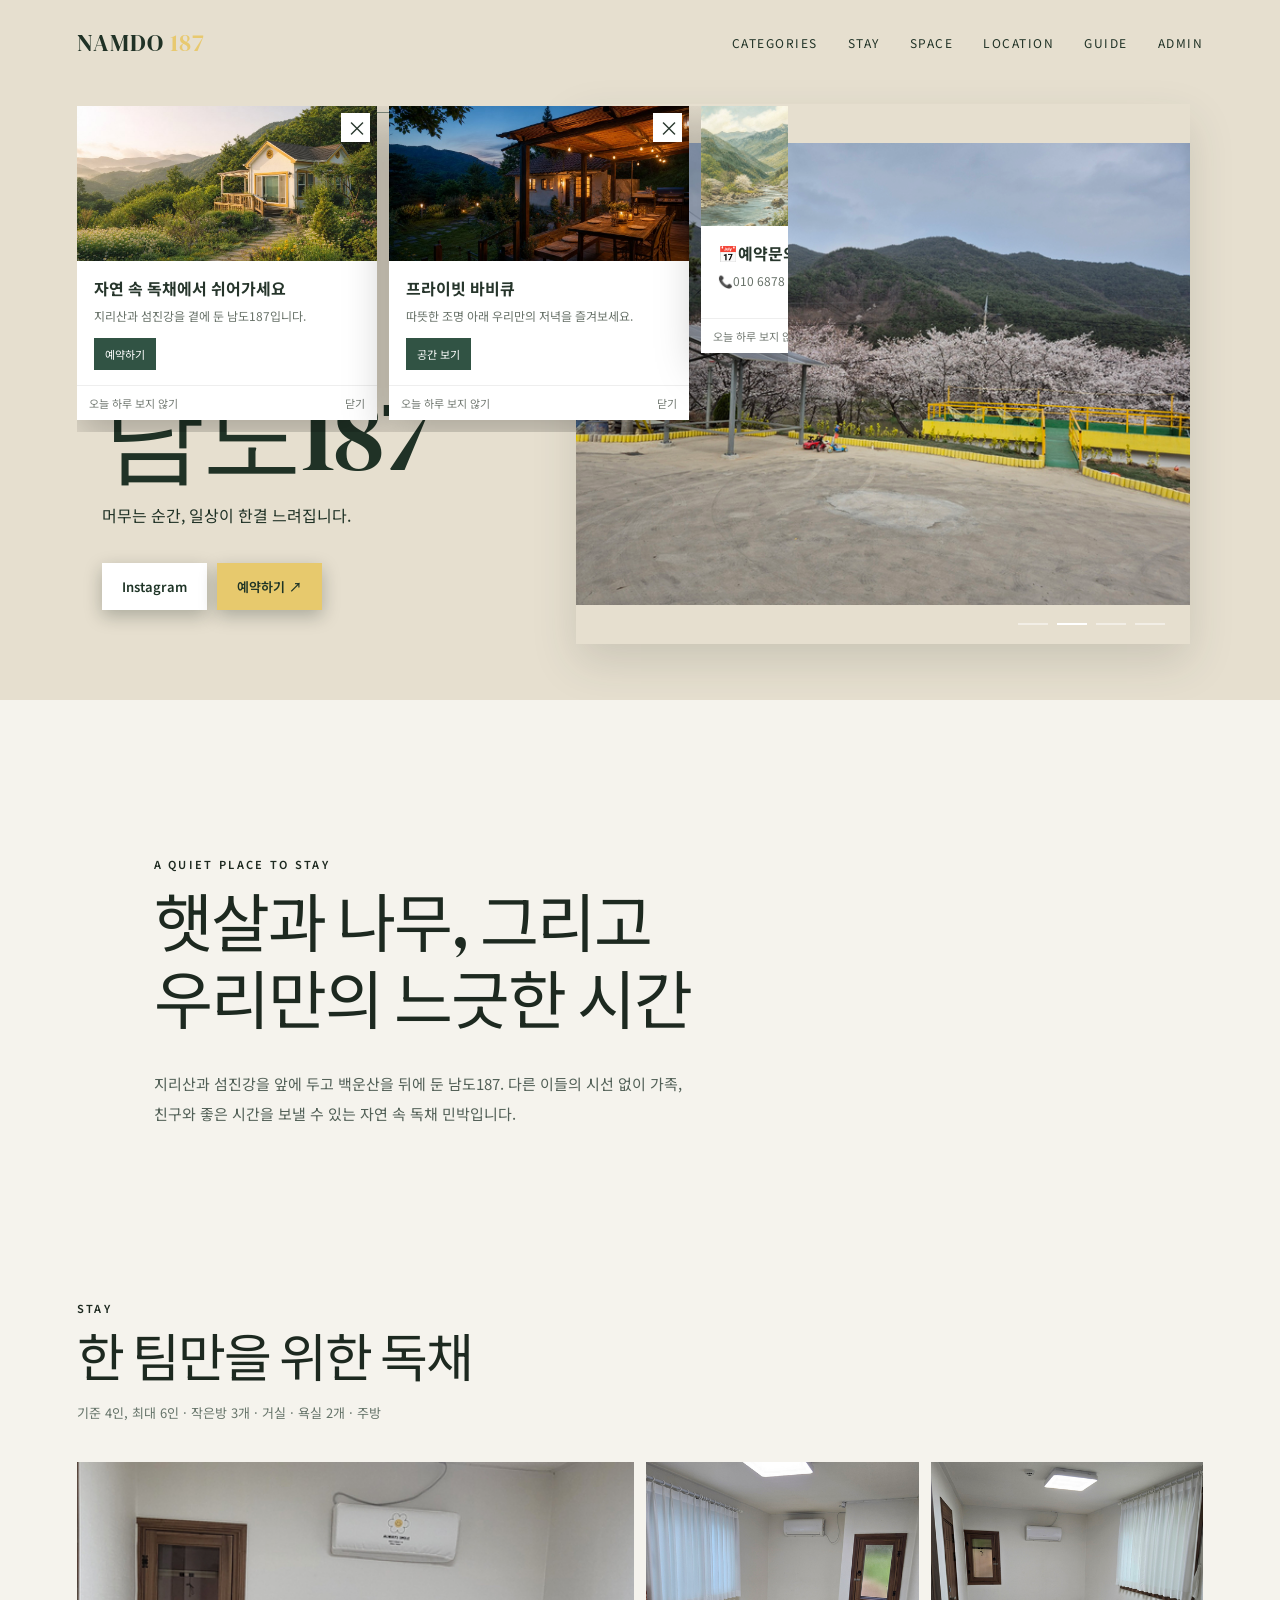
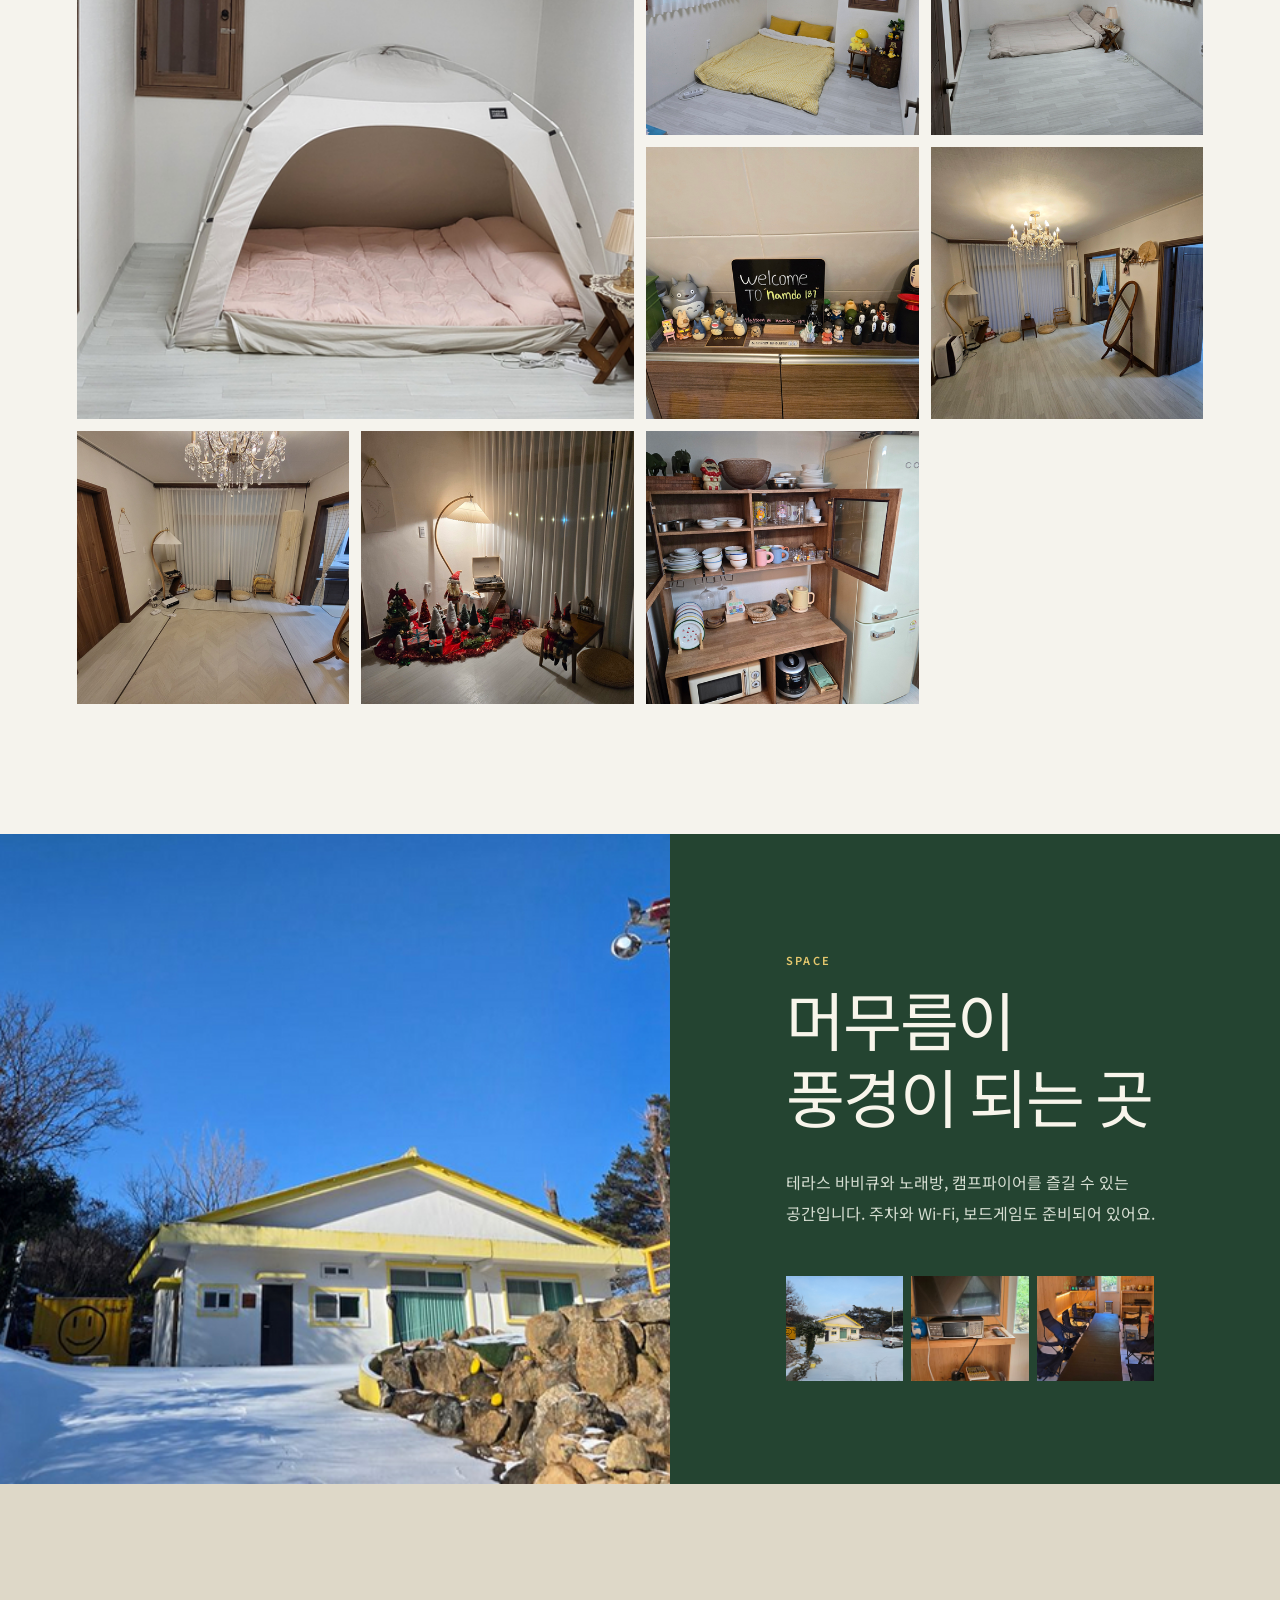
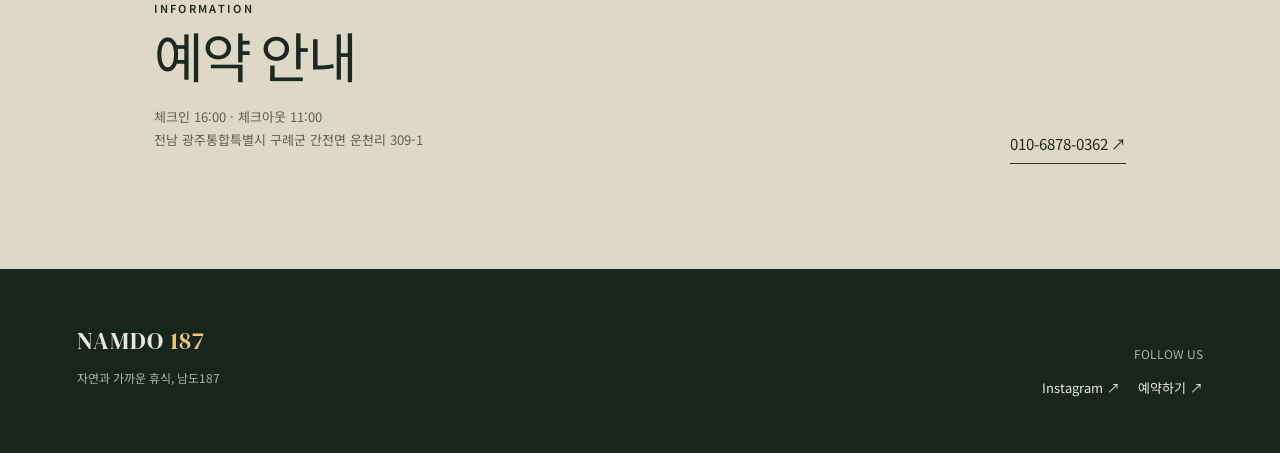
<file: index.html>
<!doctype html>
<html lang="ko">
<head>
  <meta charset="utf-8"><meta name="viewport" content="width=device-width,initial-scale=1">
  <title>남도187 | 구례 지리산 독채 펜션</title>
  <meta name="description" content="전남 구례 지리산과 섬진강 인근 프라이빗 독채 펜션. 바비큐, 노래방, 캠프파이어, 가족모임, 감성숙소 남도187">
  <meta name="keywords" content="구례펜션, 지리산펜션, 구례독채, 섬진강숙소, 화개장터펜션, 구례가족펜션, 구례감성숙소, 남도187">
  <meta name="robots" content="index,follow">
  <meta name="naver-site-verification" content="825c90c27bb3fd767523463f4cbb3f20a6d10c34">
  <link rel="canonical" href="https://iamch094-jpg.github.io/">
  <meta property="og:type" content="website">
  <meta property="og:title" content="남도187 | 구례 지리산 독채 펜션">
  <meta property="og:description" content="지리산과 섬진강을 곁에 둔 전남 구례 프라이빗 독채 펜션">
  <meta property="og:url" content="https://iamch094-jpg.github.io/">
  <meta property="og:site_name" content="남도187">
  <meta property="og:locale" content="ko_KR">
  <meta property="og:image" content="https://iamch094-jpg.github.io/images/ai-popup-cottage.jpg">
  <script type="application/ld+json">
  {
    "@context": "https://schema.org",
    "@type": "LodgingBusiness",
    "name": "남도187",
    "description": "지리산과 섬진강 인근 전남 구례 프라이빗 독채 펜션",
    "url": "https://iamch094-jpg.github.io/",
    "image": "https://iamch094-jpg.github.io/images/ai-popup-cottage.jpg",
    "telephone": "+82-10-6878-0362",
    "address": {
      "@type": "PostalAddress",
      "streetAddress": "간전면 운천리 309-1",
      "addressLocality": "구례군",
      "addressRegion": "전라남도",
      "addressCountry": "KR"
    },
    "sameAs": ["https://www.instagram.com/namdo._.187"]
  }
  </script>
  <style>
    @import url('https://fonts.googleapis.com/css2?family=DM+Serif+Display&family=Noto+Sans+KR:wght@400;500;600&display=swap');
    *{box-sizing:border-box}html{scroll-behavior:smooth}body{margin:0;background:#f5f3ed;color:#1d2920;font-family:'Noto Sans KR',sans-serif;word-break:keep-all}a{text-decoration:none;color:inherit}button{font:inherit;cursor:pointer}.hero{height:650px;padding:110px 6vw 45px;background:#203c2c;position:relative;overflow:hidden;color:#fff}.hero img{position:absolute;inset:110px 7vw 45px;width:86vw;height:495px;object-fit:contain;opacity:0;transition:opacity 1.2s;filter:brightness(.83)}.hero img.active{opacity:1}header{height:84px;display:flex;align-items:center;justify-content:space-between;position:absolute;z-index:2;top:0;width:100%;padding:0 6vw}.brand{font:24px 'DM Serif Display',serif;letter-spacing:1px}.brand b{color:#e8c96f;font-weight:400}nav{display:flex;gap:30px;font-size:12px;letter-spacing:1.5px}.hero-copy{position:absolute;z-index:1;left:11vw;bottom:13%}.eyebrow{font-size:11px;letter-spacing:2.3px;font-weight:600}.hero h1{font:clamp(72px,11vw,140px)/.85 'DM Serif Display',serif;letter-spacing:-5px;margin:13px 0 23px;text-shadow:0 2px 18px #16251dcc}.hero em{font-style:normal;text-shadow:0 1px 10px #16251dcc}.dots{position:absolute;bottom:52px;right:6vw;z-index:1;display:flex;gap:9px}.dots button{width:30px;height:2px;padding:0;border:0;background:#fff7}.dots button.on{background:#fff}.quick-actions{position:absolute;z-index:2;right:8vw;bottom:65px;display:flex;gap:10px}.quick-actions a{background:#fff;color:#1e3426;padding:14px 20px;font-size:13px;font-weight:600;box-shadow:0 6px 18px #0d1b1244}.quick-actions a:last-child{background:#e7c96d}.popup{position:fixed;z-index:10;top:25px;right:25px;width:260px;background:#fff;color:#203428;padding:25px 22px;box-shadow:0 14px 35px #0003;font-size:13px}.popup strong{display:block;font-size:15px;margin:9px 0}.popup p{line-height:1.7;margin:0}.popup button{position:absolute;right:8px;top:5px;border:0;background:transparent;font-size:20px}.intro{max-width:960px;padding:145px 12vw}.intro h2,.head h2,.space h2,.guide h2{font:clamp(38px,5vw,65px)/1.2 'DM Serif Display','Noto Sans KR',serif;font-weight:400;letter-spacing:-2px;margin:15px 0 28px}.lead{max-width:560px;line-height:2;color:#526057;font-size:15px}.stay{padding:0 6vw 130px}.head{margin-bottom:40px}.head h2{font-size:52px;margin:12px 0}.head p:last-child{font-size:13px;color:#67756b}.grid{display:grid;grid-template-columns:repeat(4,1fr);gap:12px}.grid button{border:0;padding:0;overflow:hidden;aspect-ratio:1;background:#ddd}.grid button:first-child{grid-column:span 2;grid-row:span 2}.grid img{width:100%;height:100%;object-fit:cover;transition:transform .5s}.grid button:hover img{transform:scale(1.06)}.space{display:grid;grid-template-columns:1.1fr 1fr;background:#244431;color:#f8f5eb}.space>img{width:100%;height:650px;object-fit:cover}.space-copy{padding:105px 9vw 65px}.space-copy .eyebrow{color:#e5c86e}.space-copy p{line-height:1.9;color:#d5ddd1}.mini{display:flex;gap:8px;margin-top:48px}.mini img{width:31%;height:105px;object-fit:cover}.guide{padding:105px 12vw;background:#ded8c8;display:flex;justify-content:space-between;align-items:end}.guide h2{font-size:54px;margin:11px 0}.guide p:last-child{font-size:13px;color:#596058;line-height:1.8}.call{border-bottom:1px solid #263229;padding-bottom:9px;font-size:15px}footer{display:flex;justify-content:space-between;align-items:end;background:#18251d;color:#e9e7dc;padding:55px 6vw}footer p{font-size:12px;color:#aab3a7}.social{text-align:right}.social a{font-size:13px;margin-left:18px}.lightbox{position:fixed;inset:0;z-index:5;background:#000d;display:none;place-items:center;padding:5vh}.lightbox.show{display:grid}.lightbox img{max-height:90vh;max-width:100%;object-fit:contain}.lightbox button{position:absolute;right:25px;top:17px;color:#fff;background:0;border:0;font-size:35px}@media(max-width:700px){header{height:68px;padding:0 24px}nav{gap:11px;font-size:9px}.hero{height:570px;padding:90px 0 30px}.hero img{inset:100px 5vw 45px;width:90vw;height:385px}.hero-copy{left:8vw;bottom:22%}.hero h1{font-size:82px}.quick-actions{right:auto;left:8vw;bottom:43px}.quick-actions a{padding:12px 14px;font-size:12px}.popup{top:78px;right:14px;width:230px}.intro{padding:95px 8vw}.stay{padding:0 4vw 80px}.grid{grid-template-columns:repeat(2,1fr);gap:7px}.space{grid-template-columns:1fr}.space>img{height:390px}.space-copy{padding:70px 9vw}.guide{display:block;padding:75px 8vw}.call{display:inline-block;margin-top:25px}footer{display:block;padding:42px 7vw}.social{text-align:left;margin-top:30px}.social a{margin:0 18px 0 0}}
  </style>
<style>
  .hero{height:700px!important;background:#e6dfcf!important;color:#203226!important;padding:0!important}
  .hero img{inset:104px 7vw 55px auto!important;width:48vw!important;height:540px!important;filter:brightness(.95)!important;box-shadow:0 18px 42px #26332625}
  header{color:#203226!important}.hero-copy{left:8vw!important;bottom:170px!important;width:38vw}.hero h1{font-size:clamp(58px,8vw,108px)!important;letter-spacing:-3px!important;text-shadow:none!important}.hero em{line-height:1.8;text-shadow:none!important}.quick-actions{left:8vw!important;right:auto!important;bottom:90px!important}.dots{right:9vw!important;bottom:75px!important}.hero-note{position:absolute;z-index:2;top:112px;left:8vw;width:30vw;font-size:11px;letter-spacing:1.8px;line-height:1.8;color:#667164;border-top:1px solid #7d897c;padding-top:12px}.hero-note b{display:block;color:#203226;font:24px 'DM Serif Display','Noto Sans KR',serif;letter-spacing:0;margin-bottom:3px}.popup{top:106px!important;left:6vw!important;right:auto!important}.popup .today{border:0;background:none;padding:0;margin-top:13px;color:#6f7b70;font-size:11px;text-decoration:underline}@media(max-width:700px){.hero{height:610px!important}.hero img{top:118px!important;right:5vw!important;width:55vw!important;height:350px!important}.hero-copy{left:7vw!important;bottom:105px!important;width:46vw}.hero h1{font-size:58px!important}.hero-note{top:88px;left:7vw;width:42vw;font-size:9px}.quick-actions{left:7vw!important;bottom:42px!important}.dots{right:7vw!important;bottom:49px!important}.popup{top:78px!important;left:14px!important}.popup .today{font-size:10px}}
  .popup-host{position:fixed;z-index:20;top:106px;left:6vw;display:flex;gap:12px;align-items:flex-start;max-width:88vw;overflow-x:auto;padding:0 0 12px}.home-popup{flex:0 0 300px;background:#fff;color:#26352b;box-shadow:0 16px 42px #0004;position:relative}.home-popup.small{flex-basis:220px}.home-popup.medium{flex-basis:300px}.home-popup.large{flex-basis:410px}.home-popup>img{display:block;width:100%;height:155px;object-fit:cover}.home-popup.small>img{height:120px}.home-popup.medium>img{height:155px}.home-popup.large>img{height:215px}.home-popup-body{padding:15px 17px}.home-popup-body strong{display:block;font-size:16px;margin-bottom:6px}.home-popup-body p{margin:0 0 12px;font-size:12px;line-height:1.7;color:#687269}.home-popup.large .home-popup-body strong{font-size:19px}.home-popup-body a{display:inline-block;background:#315344;color:#fff;padding:8px 11px;font-size:11px}.home-popup-close{position:absolute;right:7px;top:7px;width:29px;height:29px;border:0;background:#fff;color:#26352b;font-size:20px;line-height:1;z-index:1}.home-popup-foot{border-top:1px solid #eee;display:flex;justify-content:space-between;padding:9px 12px;font-size:11px;color:#747b74}.home-popup-foot button{border:0;background:none;color:inherit;padding:0;font-size:11px}@media(max-width:700px){.popup-host{top:78px;left:14px;max-width:calc(100vw - 28px)}.home-popup.small{flex-basis:205px}.home-popup.medium{flex-basis:245px}.home-popup.large{flex-basis:300px}.home-popup.small>img{height:108px}.home-popup.medium>img{height:125px}.home-popup.large>img{height:165px}}
  body{overflow-x:hidden}.mobile-menu{display:none;border:1px solid #203226;background:#fff;color:#203226;padding:8px 11px;font-size:11px;letter-spacing:1px}
  @media(max-width:760px){header{height:68px!important;padding:0 20px!important}.mobile-menu{display:block;position:relative;z-index:3}header nav{display:none!important;position:absolute;top:62px;left:16px;right:16px;background:#203226;color:#fff;padding:16px;box-shadow:0 12px 30px #0003;flex-direction:column;align-items:stretch;gap:0!important}header nav.open{display:flex!important}header nav a{display:block;padding:11px 8px;border-bottom:1px solid #ffffff26;font-size:11px}.hero{height:680px!important}.hero img{top:96px!important;right:5vw!important;width:90vw!important;height:320px!important}.hero-note{display:none!important}.hero-copy{left:7vw!important;bottom:125px!important;width:86vw!important}.hero h1{font-size:54px!important}.quick-actions{left:7vw!important;bottom:43px!important}.quick-actions a{padding:12px 14px!important}.dots{right:7vw!important;bottom:49px!important}.intro{padding:80px 7vw!important}.room-grid,.grid{grid-template-columns:repeat(2,minmax(0,1fr))!important}.guide{padding:65px 7vw!important}.popup-host{max-width:calc(100vw - 28px)!important}.home-popup.large{flex-basis:min(300px,calc(100vw - 42px))!important}}
</style></head>
<body>
  <div class="popup-host" id="popupHost" aria-live="polite"></div>
  <section class="hero" id="top">
    <img src="images/exterior-01.jpg" class="active" alt="남도187 외관"><img src="images/exterior-02.jpg" alt="남도187 풍경"><img src="images/exterior-04.jpg" alt="남도187 외관"><img src="images/exterior-09.jpg" alt="남도187 외관">
    <header><a class="brand" href="#top">NAMDO <b>187</b></a><button class="mobile-menu" type="button" aria-label="메뉴 열기" aria-expanded="false">MENU</button><nav><a href="categories.html">CATEGORIES</a><a href="#stay">STAY</a><a href="#space">SPACE</a><a href="location.html">LOCATION</a><a href="#guide">GUIDE</a><a href="admin.html">ADMIN</a></nav></header>
    <div class="hero-note"><b>PRIVATE HOUSE STAY</b>지리산과 섬진강을 앞에 두고<br>백운산을 뒤에 둔, 한 팀만을 위한 쉼.</div><div class="hero-copy"><p class="eyebrow">REST IN THE GREEN</p><h1>남도187</h1><em>머무는 순간, 일상이 한결 느려집니다.</em></div><div class="quick-actions"><a href="https://www.instagram.com/namdo._.187" target="_blank" rel="noreferrer">Instagram</a><a href="https://booking.ddnayo.com/?accommodationId=106652" target="_blank" rel="noreferrer">예약하기 ↗</a></div><div class="dots"></div>
  </section>
  <section class="intro"><p class="eyebrow">A QUIET PLACE TO STAY</p><h2>햇살과 나무, 그리고<br>우리만의 느긋한 시간</h2><p class="lead">지리산과 섬진강을 앞에 두고 백운산을 뒤에 둔 남도187. 다른 이들의 시선 없이 가족, 친구와 좋은 시간을 보낼 수 있는 자연 속 독채 민박입니다.</p></section>
  <section class="stay" id="stay"><div class="head"><p class="eyebrow">STAY</p><h2>한 팀만을 위한 독채</h2><p>기준 4인, 최대 6인 · 작은방 3개 · 거실 · 욕실 2개 · 주방</p></div><div class="grid">
    <button><img src="images/1784091966416EDcisw9vhcFYEVqOu87.jpg" alt="남도187 객실"></button><button><img src="images/1784091977396NwtsdalVJvIAydZhX8y.jpg" alt="남도187 객실"></button><button><img src="images/1784091977602bdfB5RY42FQVFJ9qvtE.jpg" alt="남도187 객실"></button><button><img src="images/17840919794480qQ7K8nSnK1GvT6TC2F.jpg" alt="남도187 객실"></button><button><img src="images/1784091979524JDp4YwHPaCRFed4fC9D.jpg" alt="남도187 객실"></button><button><img src="images/1784091980334wqnUEhGrhEyhb5Jciz8.jpg" alt="남도187 객실"></button><button><img src="images/1784091980471cGPNAbERw4Rb2mqcfBU.jpg" alt="남도187 객실"></button><button><img src="images/1784091981133j2K8mLqkpd3343VXgXd.jpg" alt="남도187 객실"></button>
  </div></section>
  <section class="space" id="space"><img src="images/exterior-19.jpg" alt="남도187 야외 공간"><div class="space-copy"><p class="eyebrow">SPACE</p><h2>머무름이<br>풍경이 되는 곳</h2><p>테라스 바비큐와 노래방, 캠프파이어를 즐길 수 있는 공간입니다. 주차와 Wi-Fi, 보드게임도 준비되어 있어요.</p><div class="mini"><img src="images/exterior-13.jpg" alt="부대시설"><img src="images/exterior-16.jpg" alt="부대시설"><img src="images/exterior-17.jpg" alt="부대시설"></div></div></section>
  <section class="guide" id="guide"><div><p class="eyebrow">INFORMATION</p><h2>예약 안내</h2><p>체크인 16:00 · 체크아웃 11:00<br>전남 광주통합특별시 구례군 간전면 운천리 309-1</p></div><a class="call" href="tel:01068780362">010-6878-0362 ↗</a></section>
  <footer><div><a class="brand" href="#top">NAMDO <b>187</b></a><p>자연과 가까운 휴식, 남도187</p></div><div class="social"><p>FOLLOW US</p><a href="https://www.instagram.com/namdo._.187" target="_blank" rel="noreferrer">Instagram ↗</a><a href="https://booking.ddnayo.com/?accommodationId=106652" target="_blank" rel="noreferrer">예약하기 ↗</a></div></footer>
  <div class="lightbox"><button aria-label="닫기">×</button><img alt="확대 사진"></div>
  <script>
    const slides=[...document.querySelectorAll('.hero>img')],dots=document.querySelector('.dots');let n=0;slides.forEach((_,i)=>{let b=document.createElement('button');b.onclick=()=>show(i);dots.append(b)});const buttons=[...dots.children];function show(i){slides[n].classList.remove('active');buttons[n].classList.remove('on');n=i;slides[n].classList.add('active');buttons[n].classList.add('on')}show(0);setInterval(()=>show((n+1)%slides.length),5200);
    const box=document.querySelector('.lightbox'),big=box.querySelector('img');document.querySelectorAll('.grid img').forEach(img=>img.closest('button').onclick=()=>{big.src=img.src;box.classList.add('show')});box.onclick=()=>box.classList.remove('show');
    const menuButton=document.querySelector('.mobile-menu'),mobileNav=document.querySelector('header nav');menuButton.onclick=()=>{const open=mobileNav.classList.toggle('open');menuButton.setAttribute('aria-expanded',String(open));menuButton.textContent=open?'CLOSE':'MENU'};mobileNav.querySelectorAll('a').forEach(link=>link.onclick=()=>{mobileNav.classList.remove('open');menuButton.setAttribute('aria-expanded','false');menuButton.textContent='MENU'});
  </script>
<script src="site-loader.js"></script></body></html>
</file>
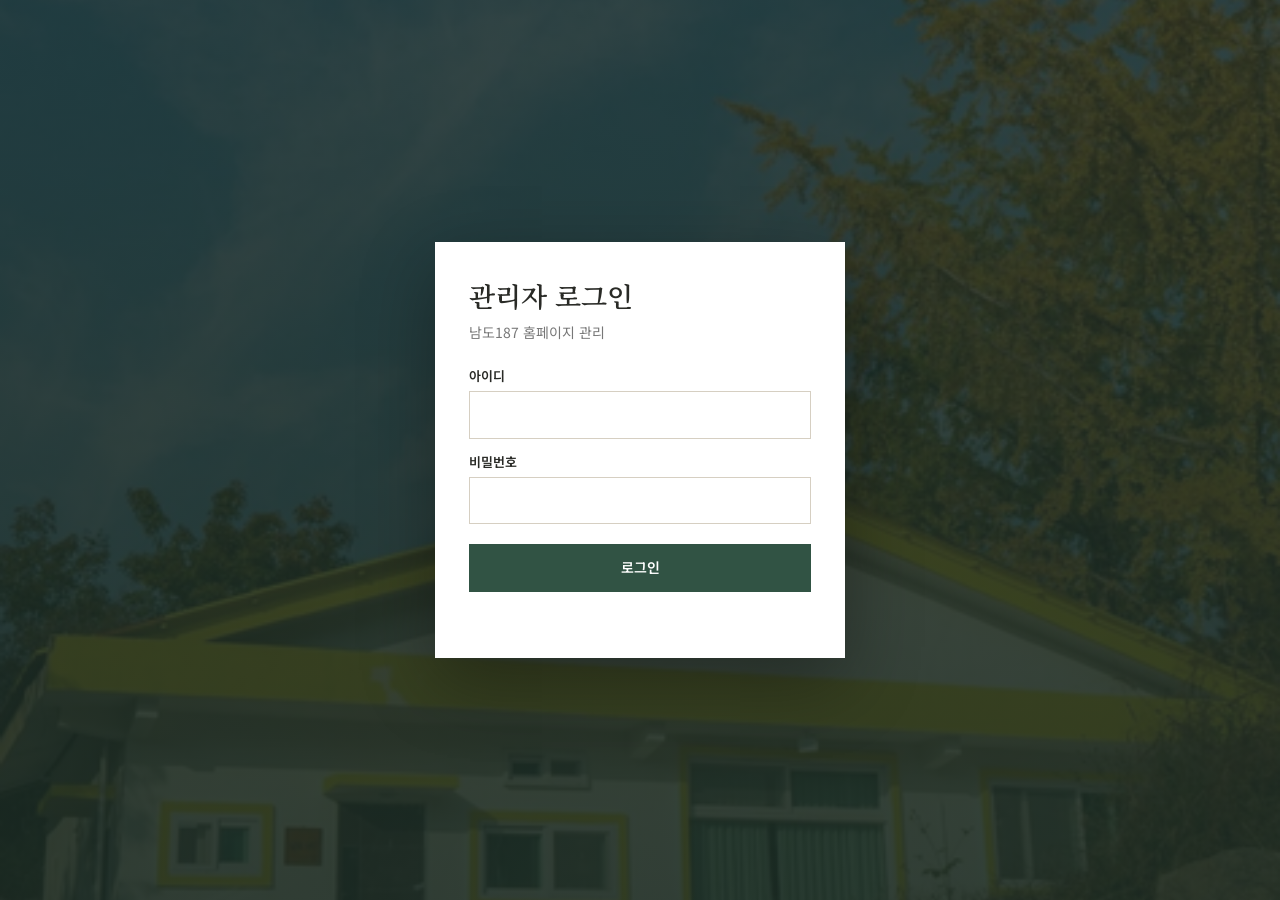
<file: admin.html>
<!doctype html>
<html lang="ko">
<head>
  <meta charset="utf-8">
  <meta name="viewport" content="width=device-width,initial-scale=1">
  <meta name="robots" content="noindex,nofollow">
  <title>남도187 · 관리자</title>
  <link rel="stylesheet" href="admin.css">
  <link rel="stylesheet" href="admin-convenience.css">
</head>
<body>
  <section class="login" id="loginView">
    <form class="login-box" id="loginForm">
      <h1>관리자 로그인</h1>
      <p>남도187 홈페이지 관리</p>
      <label for="loginId">아이디</label>
      <input id="loginId" autocomplete="username" required>
      <label for="loginPassword">비밀번호</label>
      <input id="loginPassword" type="password" autocomplete="current-password" required>
      <button type="submit">로그인</button>
      <div class="login-error" id="loginError"></div>
    </form>
  </section>

  <div id="adminView" class="hidden">
    <header class="top">
      <strong>남도187 · 관리자</strong>
      <div class="top-actions"><a href="index.html" target="_blank">홈페이지 보기</a><button id="logout">로그아웃</button></div>
    </header>
    <main class="page">
      <div class="intro">
        <div><h1>홈페이지 관리</h1><p>홈페이지 팝업과 카테고리 사진을 수정하고 GitHub에 저장하세요.</p></div>
        <button class="add" id="addPopup">＋ 새 팝업 추가</button>
      </div>
      <nav class="quick-nav"><a href="#github-section">GitHub 연결</a><a href="#popup-section">홈페이지 팝업</a><a href="#room-section">객실 사진</a><a href="#facility-section">부대시설</a></nav>

      <section class="github-box" id="github-section">
        <h2>GitHub 연결</h2>
        <p>처음 한 번만 Fine-grained token을 입력하세요. 토큰에 접근 권한이 있는 저장소 중 남도187 홈페이지를 자동으로 찾습니다. 권한은 <b>Contents: Read and write</b>로 설정합니다.</p>
        <div class="token-links"><a href="https://github.com/settings/personal-access-tokens/new" target="_blank" rel="noopener">GitHub 토큰 만들기 ↗</a></div>
        <div class="token-row"><input id="githubToken" type="password" placeholder="github_pat_..." autocomplete="off"><button id="toggleToken">보기</button><button id="rememberToken">토큰 저장</button><button id="reloadRemote">최신정보</button></div>
        <div class="status" id="githubStatus">토큰을 저장하면 홈페이지 저장소를 자동으로 찾습니다.</div>
      </section>

      <div id="popup-section"><div class="section-title"><h2>홈페이지 팝업 관리</h2><span id="popupCount"></span></div><div class="editors" id="editors"></div></div>

      <section class="media-manager" id="room-section">
        <h2>객실 사진 관리</h2>
        <p>사진을 여러 장 첨부하고, 순서를 바꾸거나 삭제할 수 있습니다.</p>
        <label class="media-upload">＋ 객실 사진 첨부<input id="roomUpload" type="file" accept="image/*" multiple></label>
        <div class="media-list" id="roomMediaList"></div>
      </section>

      <section class="media-manager" id="facility-section">
        <h2>부대시설 사진 관리</h2>
        <p>바비큐장, 노래방, 야외 공간 등 카테고리 사진을 관리합니다.</p>
        <label class="media-upload">＋ 부대시설 사진 첨부<input id="facilityUpload" type="file" accept="image/*" multiple></label>
        <div class="media-list" id="facilityMediaList"></div>
      </section>

      <section class="preview-panel">
        <h2>홈페이지 팝업 순서 미리보기</h2>
        <div class="preview-row" id="previewRow"></div>
      </section>

      <div class="guide"><b>반영 방식:</b> 임시 저장은 현재 브라우저에서 바로 확인할 수 있습니다. GitHub 저장을 누르면 사진과 설정이 저장소에 올라가며, GitHub Pages 배포 후 모든 방문자에게 반영됩니다.</div>
      <div class="savebar"><button class="local-save" id="localSave">관리자 화면에 임시 저장</button><button class="github-save" id="githubSave">GitHub에 저장하고 반영</button></div>
    </main>
  </div>
  <script src="admin.js"></script>
</body>
</html>
</file>
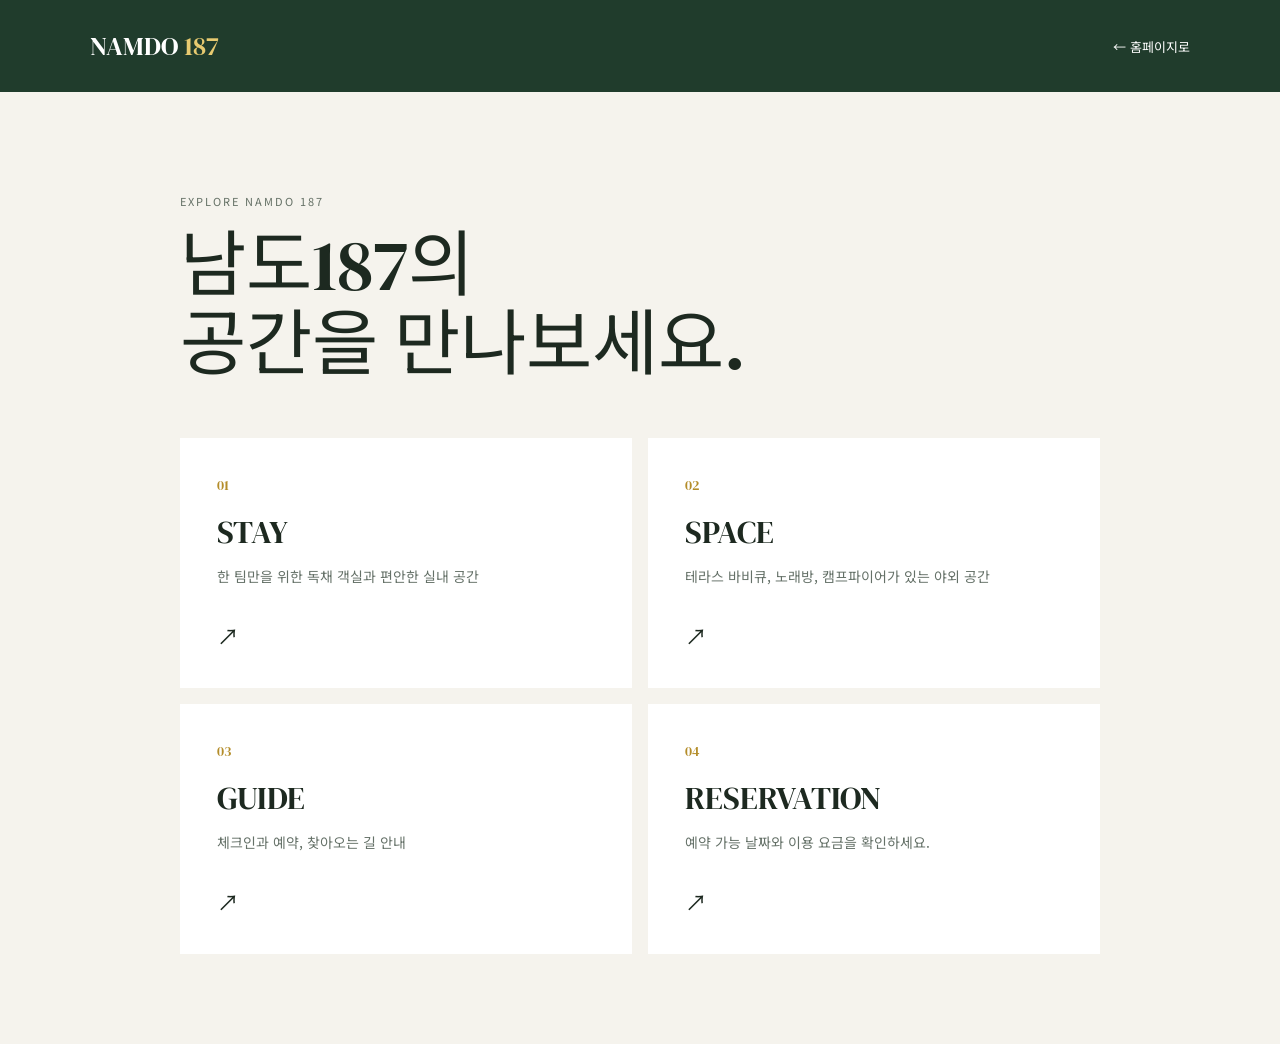
<file: categories.html>
<!doctype html>
<html lang="ko">
<head>
  <meta charset="utf-8">
  <meta name="viewport" content="width=device-width,initial-scale=1">
  <title>남도187 | 카테고리</title>
  <style>
    @import url('https://fonts.googleapis.com/css2?family=DM+Serif+Display&family=Noto+Sans+KR:wght@400;500&display=swap');
    *{box-sizing:border-box}
    body{margin:0;background:#f5f3ed;color:#1d2920;font-family:'Noto Sans KR',sans-serif}
    .top{background:#203c2c;color:#fff;padding:28px 7vw;display:flex;justify-content:space-between;align-items:center}
    .brand{font:26px 'DM Serif Display',serif}
    .brand b{color:#e7ca70;font-weight:400}
    a{text-decoration:none;color:inherit}
    .back{font-size:13px}
    .wrap{max-width:1100px;margin:auto;padding:90px 7vw}
    .eyebrow{font-size:11px;letter-spacing:2px;color:#647065}
    .wrap h1{font:clamp(46px,6vw,72px)/1.1 'DM Serif Display','Noto Sans KR',serif;font-weight:400;margin:16px 0 55px}
    .cards{display:grid;grid-template-columns:repeat(2,1fr);gap:16px}
    .card{min-height:250px;background:#fff;padding:37px;display:flex;flex-direction:column;justify-content:space-between;transition:.2s}
    .card:hover{transform:translateY(-4px);box-shadow:0 15px 30px #1c2c2114}
    .num{font:14px 'DM Serif Display';color:#b48d2a}
    .card h2{font:32px 'DM Serif Display','Noto Sans KR',serif;font-weight:400;margin:10px 0}
    .card p{color:#657168;font-size:14px;line-height:1.8;margin:0}
    .arrow{font-size:22px;margin-top:25px}
    @media(max-width:600px){.wrap{padding:60px 7vw}.cards{grid-template-columns:1fr}}
  </style>
</head>
<body>
  <header class="top">
    <a href="index.html" class="brand">NAMDO <b>187</b></a>
    <a href="index.html" class="back">← 홈페이지로</a>
  </header>
  <main class="wrap">
    <p class="eyebrow">EXPLORE NAMDO 187</p>
    <h1>남도187의<br>공간을 만나보세요.</h1>
    <section class="cards">
      <a class="card" href="index.html#stay">
        <span class="num">01</span>
        <div><h2>STAY</h2><p>한 팀만을 위한 독채 객실과 편안한 실내 공간</p></div>
        <span class="arrow">↗</span>
      </a>
      <a class="card" href="index.html#space">
        <span class="num">02</span>
        <div><h2>SPACE</h2><p>테라스 바비큐, 노래방, 캠프파이어가 있는 야외 공간</p></div>
        <span class="arrow">↗</span>
      </a>
      <a class="card" href="index.html#guide">
        <span class="num">03</span>
        <div><h2>GUIDE</h2><p>체크인과 예약, 찾아오는 길 안내</p></div>
        <span class="arrow">↗</span>
      </a>
      <a class="card" href="https://booking.ddnayo.com/?accommodationId=106652" target="_blank" rel="noreferrer">
        <span class="num">04</span>
        <div><h2>RESERVATION</h2><p>예약 가능 날짜와 이용 요금을 확인하세요.</p></div>
        <span class="arrow">↗</span>
      </a>
    </section>
  </main>
</body>
</html>
</file>
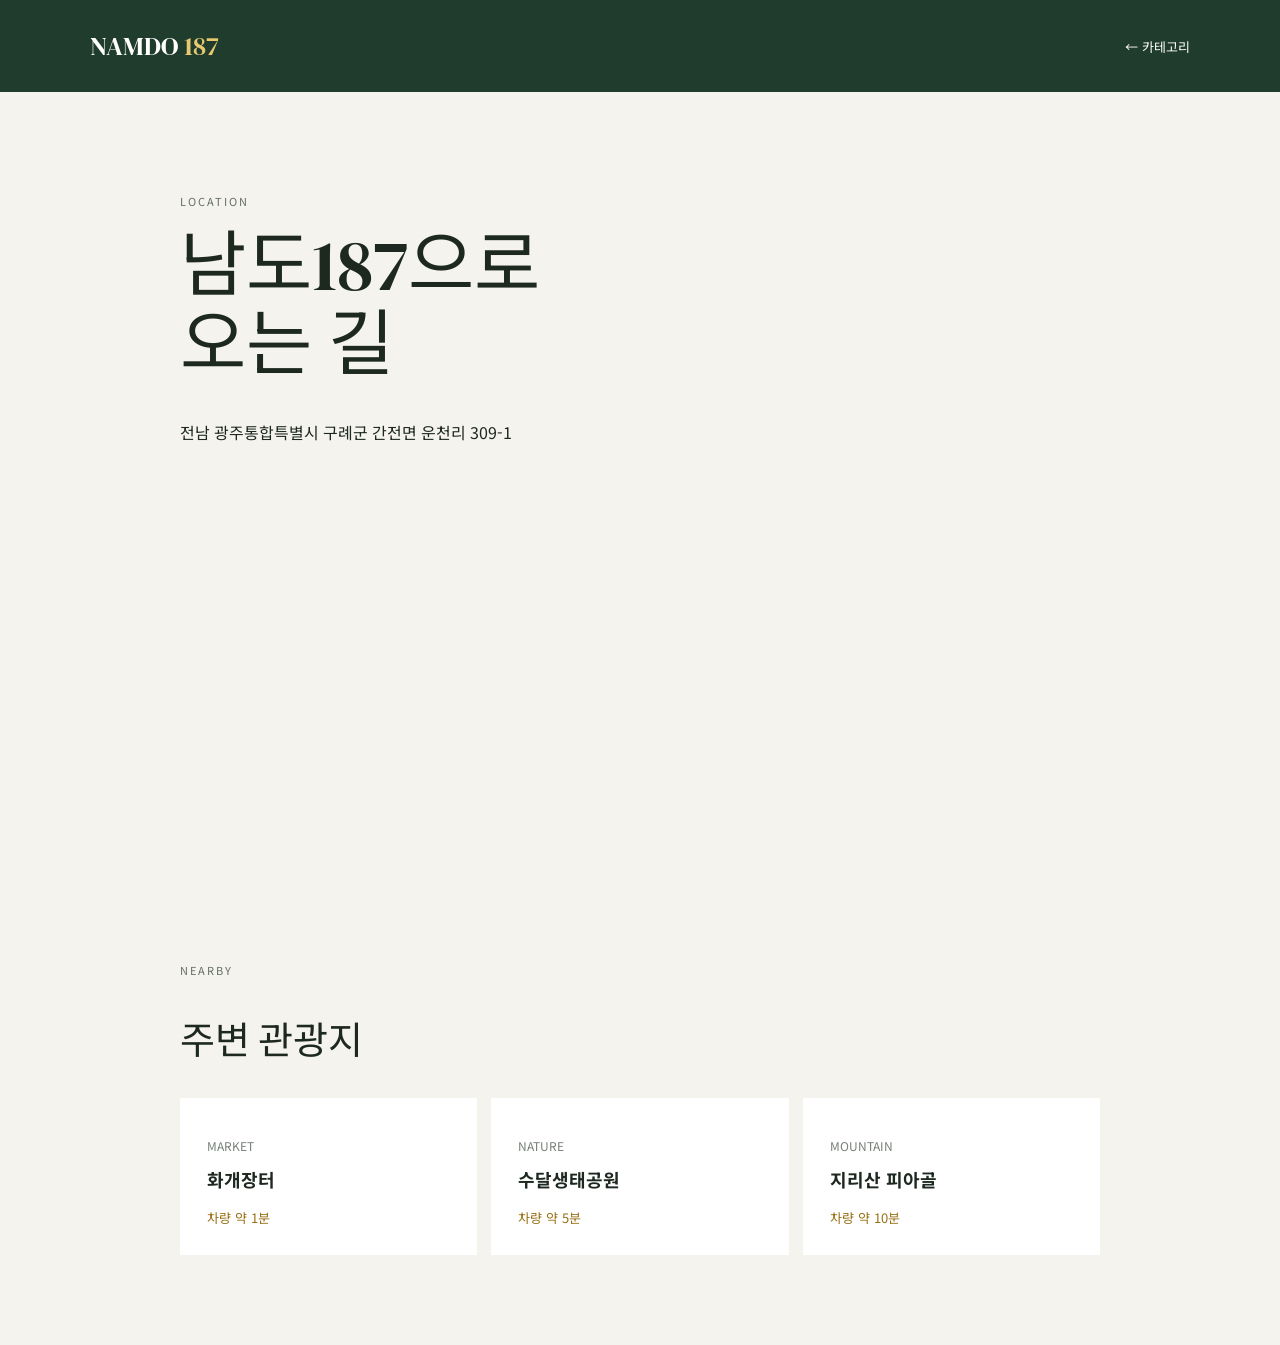
<file: location.html>
<!doctype html><html lang="ko"><head><meta charset="utf-8"><meta name="viewport" content="width=device-width,initial-scale=1"><title>남도187 | 오시는 길</title><style>@import url('https://fonts.googleapis.com/css2?family=DM+Serif+Display&family=Noto+Sans+KR:wght@400;500&display=swap');*{box-sizing:border-box}body{margin:0;background:#f5f3ed;color:#1d2920;font-family:'Noto Sans KR',sans-serif}.top{background:#203c2c;color:#fff;padding:28px 7vw;display:flex;justify-content:space-between;align-items:center}.brand{font:26px 'DM Serif Display',serif}.brand b{color:#e7ca70;font-weight:400}a{text-decoration:none;color:inherit}.back{font-size:13px}.wrap{max-width:1100px;margin:auto;padding:90px 7vw}.eyebrow{font-size:11px;letter-spacing:2px;color:#647065}.wrap h1{font:clamp(46px,6vw,72px)/1.1 'DM Serif Display','Noto Sans KR',serif;font-weight:400;margin:16px 0 35px}.address{font-size:16px;line-height:1.8;margin-bottom:35px}.map{width:100%;height:400px;border:0;filter:saturate(.7)}.places{margin-top:75px}.places h2{font:38px 'DM Serif Display','Noto Sans KR',serif;font-weight:400}.place-grid{display:grid;grid-template-columns:repeat(3,1fr);gap:14px}.place{background:#fff;padding:27px}.place p{font-size:12px;color:#768077}.place h3{font-size:18px;margin:12px 0}.time{font-size:13px;color:#986f13}@media(max-width:650px){.wrap{padding:60px 7vw}.map{height:320px}.place-grid{grid-template-columns:1fr}}</style></head><body><header class="top"><a href="index.html" class="brand">NAMDO <b>187</b></a><a href="categories.html" class="back">← 카테고리</a></header><main class="wrap"><p class="eyebrow">LOCATION</p><h1>남도187으로<br>오는 길</h1><p class="address">전남 광주통합특별시 구례군 간전면 운천리 309-1</p><iframe class="map" title="남도187 위치" src="https://www.google.com/maps?q=%EC%A0%84%EB%82%A8+%EA%B5%AC%EB%A1%80%EA%B5%B0+%EA%B0%84%EC%A0%84%EB%A9%B4+%EC%9A%B4%EC%B2%9C%EB%A6%AC+309-1&output=embed" loading="lazy"></iframe><section class="places"><p class="eyebrow">NEARBY</p><h2>주변 관광지</h2><div class="place-grid"><article class="place"><p>MARKET</p><h3>화개장터</h3><span class="time">차량 약 1분</span></article><article class="place"><p>NATURE</p><h3>수달생태공원</h3><span class="time">차량 약 5분</span></article><article class="place"><p>MOUNTAIN</p><h3>지리산 피아골</h3><span class="time">차량 약 10분</span></article></div></section></main></body></html>
</file>
<file: admin.css>
@import url('https://fonts.googleapis.com/css2?family=Noto+Sans+KR:wght@400;500;600&family=Noto+Serif+KR:wght@500;600&display=swap');
*{box-sizing:border-box}body{margin:0;background:#f2eee5;color:#292a26;font:14px/1.55 'Noto Sans KR',sans-serif}button,input,select,textarea{font:inherit}.hidden{display:none!important}.top{background:#293b34;color:#fff;padding:20px max(20px,calc((100% - 1180px)/2));display:flex;justify-content:space-between;align-items:center;gap:12px}.top strong{font:600 21px 'Noto Serif KR',serif}.top-actions{display:flex;gap:7px}.top a,.top button{color:#fff;text-decoration:none;border:1px solid #ffffff73;background:transparent;padding:8px 13px;font-size:13px;cursor:pointer}.login{min-height:100vh;display:grid;place-items:center;padding:20px;background:linear-gradient(#1b2b24d1,#1b2b24e6),url('images/exterior-01.jpg') center/cover}.login-box{width:min(410px,100%);background:#fff;padding:34px;box-shadow:0 24px 70px #0005}.login-box h1{font:600 27px 'Noto Serif KR',serif;margin:0 0 7px}.login-box p{margin:0 0 22px;color:#777}.login-box label{display:block;margin:13px 0 5px;font-weight:600;font-size:13px}.login-box input{width:100%;border:1px solid #d6cfc2;padding:12px}.login-box button{width:100%;border:0;background:#315344;color:#fff;padding:13px;margin-top:20px;font-weight:600;cursor:pointer}.login-error{color:#a03328;min-height:22px;margin-top:10px;font-size:13px}.page{max-width:1180px;margin:30px auto;padding:0 20px}.intro{display:flex;justify-content:space-between;align-items:end;gap:20px;margin-bottom:20px}.intro h1{margin:0 0 5px;font:600 28px 'Noto Serif KR',serif}.intro p{margin:0;color:#6d6b64}.add{border:0;background:#315344;color:#fff;padding:12px 18px;font-weight:600;cursor:pointer;white-space:nowrap}.github-box,.popup-card{background:#fff;border:1px solid #ddd5c8;padding:18px;margin-bottom:18px}.github-box h2,.popup-card h2{font:600 18px 'Noto Serif KR',serif;margin:0 0 5px}.github-box p,.popup-card p{margin:0 0 12px;color:#6d6b64;font-size:13px}.repo-grid{display:grid;grid-template-columns:1fr 1fr 110px 1fr;gap:8px;margin-bottom:8px}.repo-grid input,.token-row input{border:1px solid #d7d0c4;padding:10px;min-width:0}.token-row{display:grid;grid-template-columns:1fr auto;gap:8px}.token-row button{border:0;background:#4a4b46;color:#fff;padding:0 15px;cursor:pointer}.status{margin-top:9px;font-size:13px;color:#315344}.popup-card{display:grid;grid-template-columns:220px 1fr;gap:18px}.popup-fields{display:grid;gap:8px}.popup-fields label{display:grid;grid-template-columns:60px 1fr;align-items:center;gap:8px;font-size:12px;font-weight:600}.popup-fields input,.popup-fields select,.popup-fields textarea{width:100%;border:1px solid #d7d0c4;padding:9px}.popup-fields textarea{min-height:65px;resize:vertical}.editors{display:grid;gap:14px}.card{background:#fff;border:1px solid #ddd5c8}.card-head{display:flex;align-items:center;justify-content:space-between;gap:10px;padding:13px 16px;background:#fbf9f4;border-bottom:1px solid #e8e1d5}.card-head strong{font:600 17px 'Noto Serif KR',serif}.order{display:flex;gap:6px}.mini{border:1px solid #d2c9ba;background:#fff;padding:6px 9px;cursor:pointer}.mini.danger{color:#a03328}.fields{display:grid;grid-template-columns:145px 1fr 1fr;gap:14px;padding:17px}.field label{display:block;font-size:12px;font-weight:600;margin-bottom:5px}.field input[type=text],.field select,.field textarea{width:100%;border:1px solid #d7d0c4;background:#fff;padding:9px}.field textarea{min-height:70px;resize:vertical}.checks{display:flex;flex-wrap:wrap;gap:15px;align-items:center;padding-top:25px}.checks label{display:flex;align-items:center;gap:6px}.checks input{width:17px;height:17px}.image-preview{height:104px;background:#ddd;overflow:hidden}.image-preview img{width:100%;height:100%;object-fit:cover}.upload-button{display:block;margin-top:8px;border:1px dashed #9b8d78;background:#fff8e9;padding:9px;text-align:center;cursor:pointer;font-size:12px}.upload-button input,.media-upload input{display:none}.media-manager{margin-top:26px;background:#fff;border:1px solid #ddd5c8;padding:20px}.media-manager h2,.preview-panel h2{font:600 20px 'Noto Serif KR',serif;margin:0 0 5px}.media-manager>p{margin:0 0 15px;color:#706e67;font-size:13px}.media-upload{display:inline-block;background:#315344;color:#fff;padding:10px 15px;cursor:pointer;font-weight:600}.media-list{display:grid;grid-template-columns:repeat(4,1fr);gap:12px;margin-top:16px}.media-item{border:1px solid #ddd5c8;background:#fbf9f4;padding:8px}.media-item img{width:100%;height:120px;object-fit:cover;background:#ddd}.media-item input{width:100%;margin-top:7px;border:1px solid #d7d0c4;padding:7px}.media-actions{display:grid;grid-template-columns:1fr 1fr 1fr;gap:4px;margin-top:7px}.media-actions button{border:1px solid #d2c9ba;background:#fff;padding:5px;cursor:pointer;font-size:11px}.media-actions .remove-media{color:#a03328}.preview-panel{margin-top:26px;background:#fff;border:1px solid #ddd5c8;padding:20px}.preview-row{display:flex;gap:12px;align-items:flex-start;overflow-x:auto;padding:20px;background:#d9d3c8 url('images/exterior-01.jpg') center/cover;min-height:300px}.banner{flex:0 0 300px;background:#fff;box-shadow:0 14px 38px #0004}.banner img{width:100%;height:155px;object-fit:cover}.banner-body{padding:13px 15px}.banner-body strong{display:block;font:600 17px 'Noto Serif KR',serif}.banner-body p{margin:4px 0 10px;color:#666;font-size:12px;white-space:pre-line}.banner-body span{display:inline-block;background:#963e2e;color:#fff;padding:7px 10px;font-size:11px}.savebar{position:sticky;bottom:0;z-index:5;display:flex;justify-content:flex-end;gap:10px;margin-top:18px;padding:14px;background:#f2eee5f5;border-top:1px solid #d5ccbd}.savebar button{border:0;color:#fff;padding:13px 19px;font-weight:600;cursor:pointer}.local-save{background:#5e605a}.github-save{background:#963e2e}.savebar button:disabled{opacity:.55;cursor:wait}.guide{margin-top:14px;padding:15px 17px;background:#fff8e8;border:1px solid #ead7ad;color:#66552f;font-size:13px}@media(max-width:850px){.fields{grid-template-columns:1fr 1fr}.repo-grid{grid-template-columns:1fr 1fr}.popup-card{grid-template-columns:1fr}.media-list{grid-template-columns:repeat(2,1fr)}.intro{align-items:flex-start;flex-direction:column}.savebar{justify-content:stretch}.savebar button{flex:1}}@media(max-width:560px){.fields,.repo-grid{grid-template-columns:1fr}.top strong{font-size:17px}.checks{padding-top:0}.page{padding:0 12px}.card-head{align-items:flex-start}.order{flex-wrap:wrap;justify-content:flex-end}.token-row{grid-template-columns:1fr}.token-row button{padding:10px}.login-box{padding:26px}.media-list{grid-template-columns:1fr}}
</file>
<file: admin-convenience.css>
.quick-nav{position:sticky;top:0;z-index:4;display:flex;gap:7px;overflow-x:auto;background:#f2eee5f5;padding:10px 0 13px;margin-bottom:7px}
.quick-nav a{white-space:nowrap;text-decoration:none;color:#38473f;background:#fff;border:1px solid #d8d0c3;padding:8px 12px;font-size:12px}
.quick-nav a:hover{background:#315344;color:#fff}
#github-section,.popup-card,.section-title,.media-manager{scroll-margin-top:65px}
.token-row{grid-template-columns:1fr auto auto auto}
.section-title{display:flex;align-items:center;justify-content:space-between;margin:25px 0 10px}
.section-title h2{font:600 21px 'Noto Serif KR',serif;margin:0}
.section-title span{font-size:12px;color:#6e716b}
.dirty .github-save{box-shadow:0 0 0 3px #d4b55799}
.token-links{margin:8px 0 12px}.token-links a{display:inline-block;background:#fff8e8;border:1px solid #ead7ad;color:#66552f;text-decoration:none;padding:8px 12px;font-size:12px}
.ai-options{display:grid;grid-template-columns:repeat(3,1fr);gap:5px;margin-top:8px}.ai-options button{border:2px solid transparent;background:#eee;padding:0;cursor:pointer}.ai-options button.selected{border-color:#963e2e}.ai-options img{display:block;width:100%;height:58px;object-fit:cover}
.banner-foot{border-top:1px solid #eee;padding:9px;text-align:center;color:#777;font-size:11px}
.preview-row .banner.small{flex-basis:220px}.preview-row .banner.medium{flex-basis:300px}.preview-row .banner.large{flex-basis:410px}.preview-row .banner.small img{height:120px}.preview-row .banner.medium img{height:155px}.preview-row .banner.large img{height:215px}
@media(max-width:560px){.token-row{grid-template-columns:1fr 1fr 1fr}.token-row input{grid-column:1/-1}}
</file>
